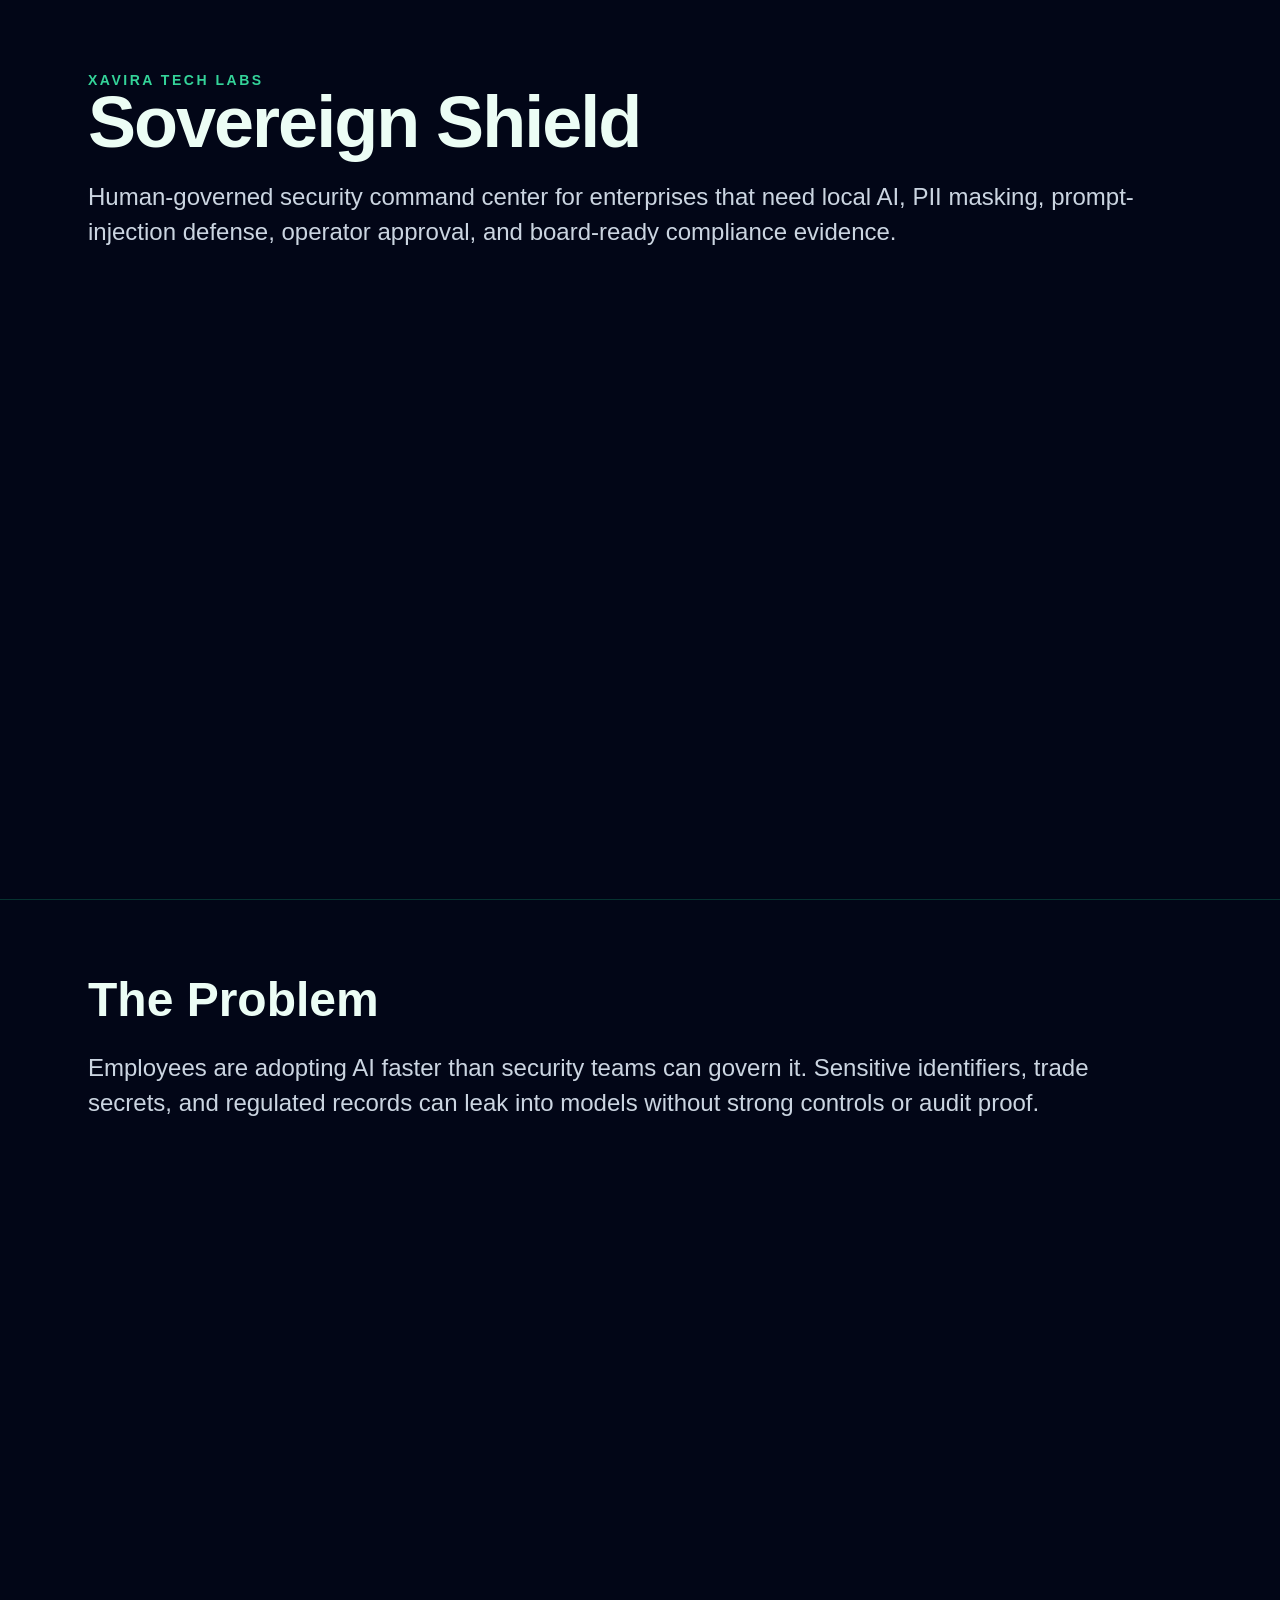
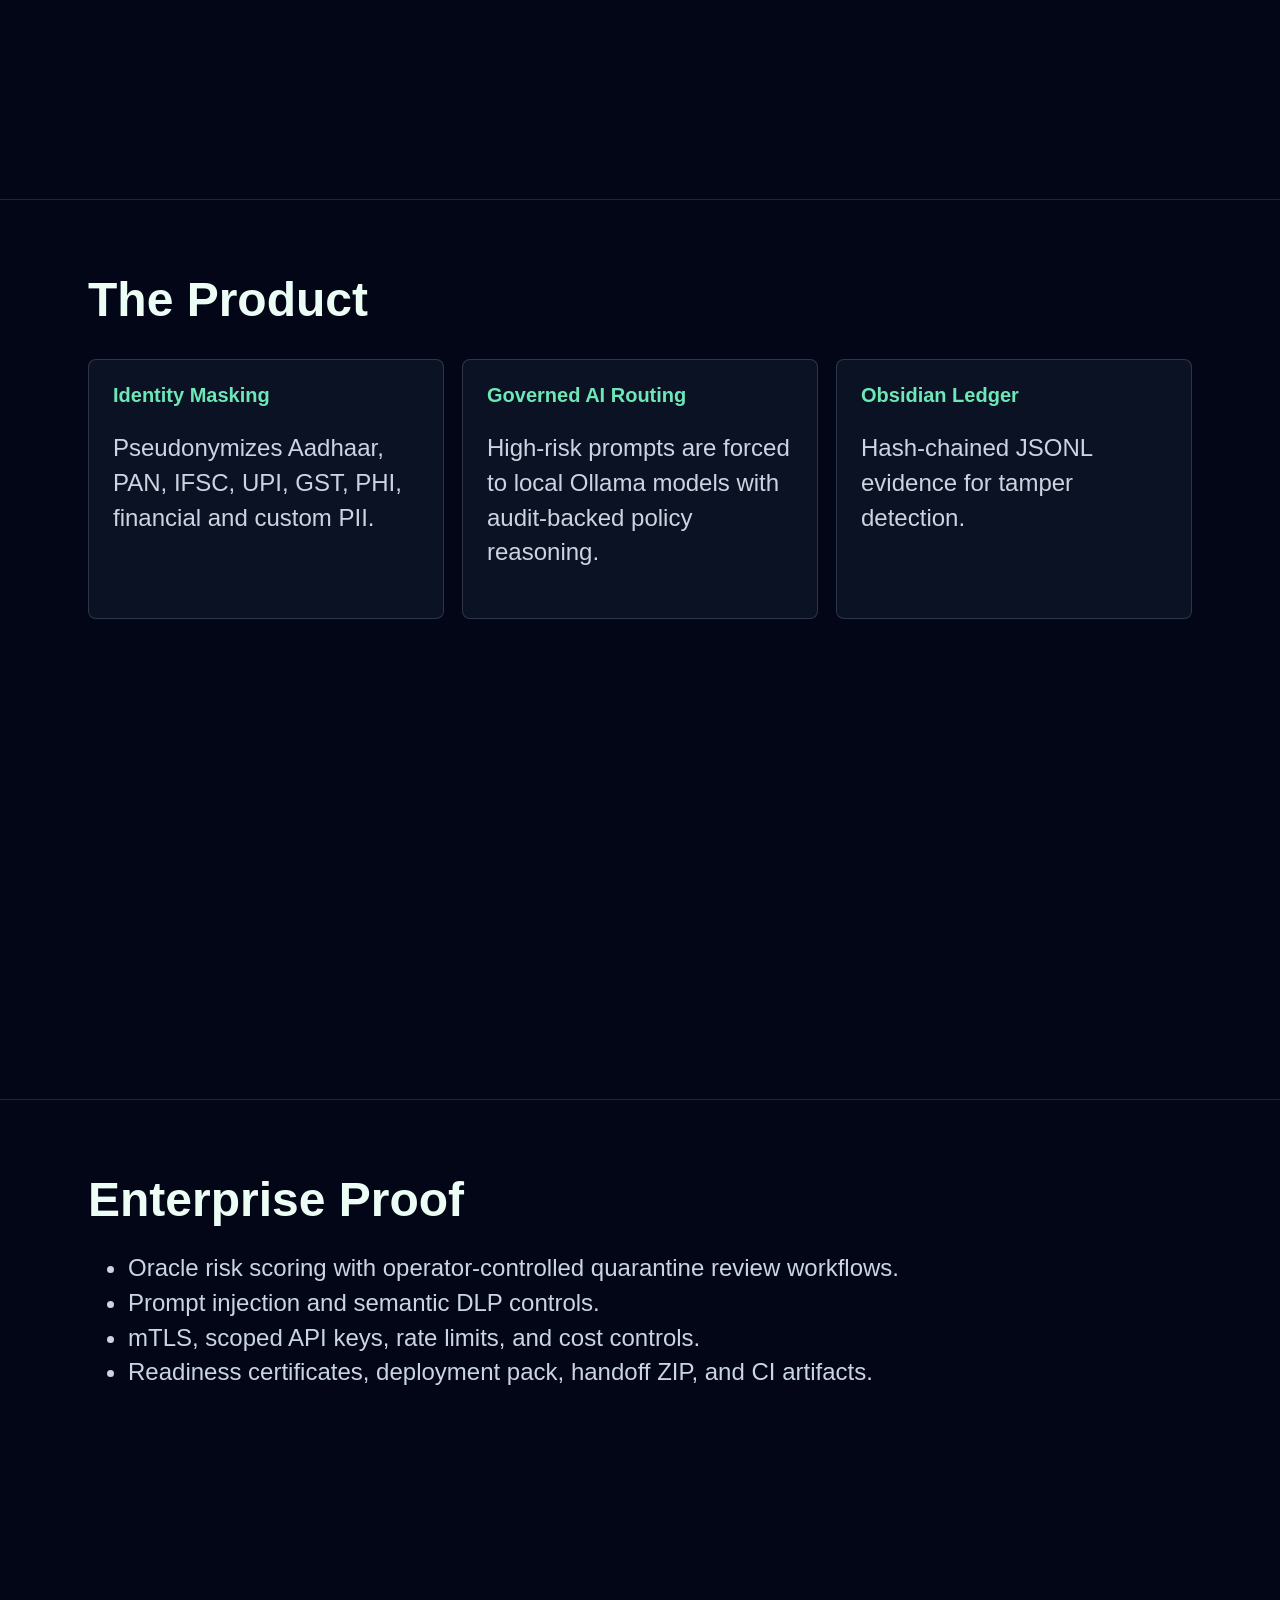
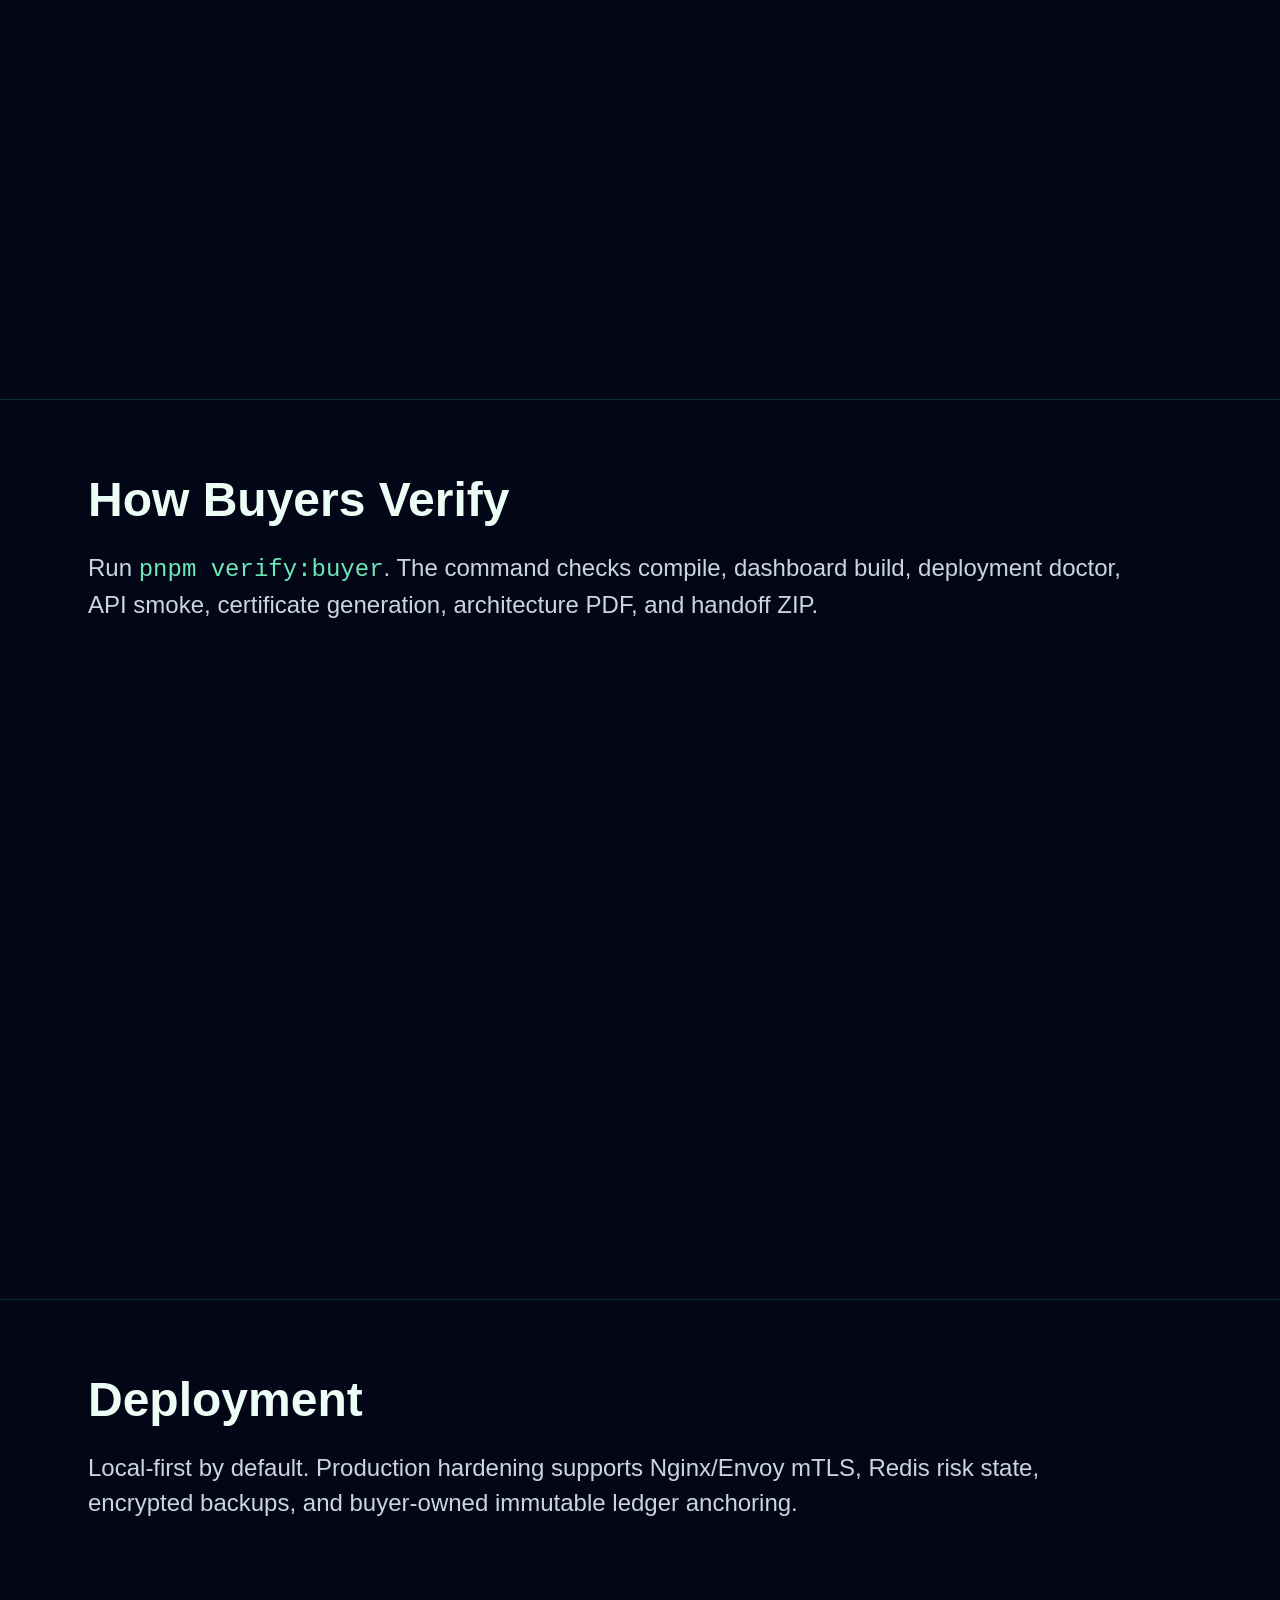
<file: docs/buyer_pitch_deck.html>
<!doctype html>
<html lang="en">
<head>
  <meta charset="utf-8" />
  <meta name="viewport" content="width=device-width, initial-scale=1" />
  <title>Sovereign Shield Buyer Pitch</title>
  <style>
    body { margin: 0; background: #020617; color: #ecfdf5; font-family: Inter, Arial, sans-serif; }
    section { min-height: 100vh; padding: 72px 88px; box-sizing: border-box; border-bottom: 1px solid rgba(16,185,129,.25); }
    h1 { font-size: 72px; line-height: .95; margin: 0 0 24px; letter-spacing: -2px; }
    h2 { font-size: 48px; margin: 0 0 24px; }
    p, li { font-size: 24px; line-height: 1.45; color: #cbd5e1; max-width: 1050px; }
    .brand { color: #34d399; font-weight: 800; letter-spacing: .18em; font-size: 14px; text-transform: uppercase; }
    .grid { display: grid; grid-template-columns: repeat(3, 1fr); gap: 18px; margin-top: 32px; }
    .card { border: 1px solid rgba(148,163,184,.25); background: rgba(15,23,42,.75); border-radius: 8px; padding: 24px; }
    .card strong { color: #6ee7b7; font-size: 20px; }
    code { color: #6ee7b7; }
  </style>
</head>
<body>
  <section>
    <div class="brand">Xavira Tech Labs</div>
    <h1>Sovereign Shield</h1>
    <p>Human-governed security command center for enterprises that need local AI, PII masking, prompt-injection defense, operator approval, and board-ready compliance evidence.</p>
  </section>
  <section>
    <h2>The Problem</h2>
    <p>Employees are adopting AI faster than security teams can govern it. Sensitive identifiers, trade secrets, and regulated records can leak into models without strong controls or audit proof.</p>
  </section>
  <section>
    <h2>The Product</h2>
    <div class="grid">
      <div class="card"><strong>Identity Masking</strong><p>Pseudonymizes Aadhaar, PAN, IFSC, UPI, GST, PHI, financial and custom PII.</p></div>
      <div class="card"><strong>Governed AI Routing</strong><p>High-risk prompts are forced to local Ollama models with audit-backed policy reasoning.</p></div>
      <div class="card"><strong>Obsidian Ledger</strong><p>Hash-chained JSONL evidence for tamper detection.</p></div>
    </div>
  </section>
  <section>
    <h2>Enterprise Proof</h2>
    <ul>
      <li>Oracle risk scoring with operator-controlled quarantine review workflows.</li>
      <li>Prompt injection and semantic DLP controls.</li>
      <li>mTLS, scoped API keys, rate limits, and cost controls.</li>
      <li>Readiness certificates, deployment pack, handoff ZIP, and CI artifacts.</li>
    </ul>
  </section>
  <section>
    <h2>How Buyers Verify</h2>
    <p>Run <code>pnpm verify:buyer</code>. The command checks compile, dashboard build, deployment doctor, API smoke, certificate generation, architecture PDF, and handoff ZIP.</p>
  </section>
  <section>
    <h2>Deployment</h2>
    <p>Local-first by default. Production hardening supports Nginx/Envoy mTLS, Redis risk state, encrypted backups, and buyer-owned immutable ledger anchoring.</p>
  </section>
</body>
</html>
</file>
